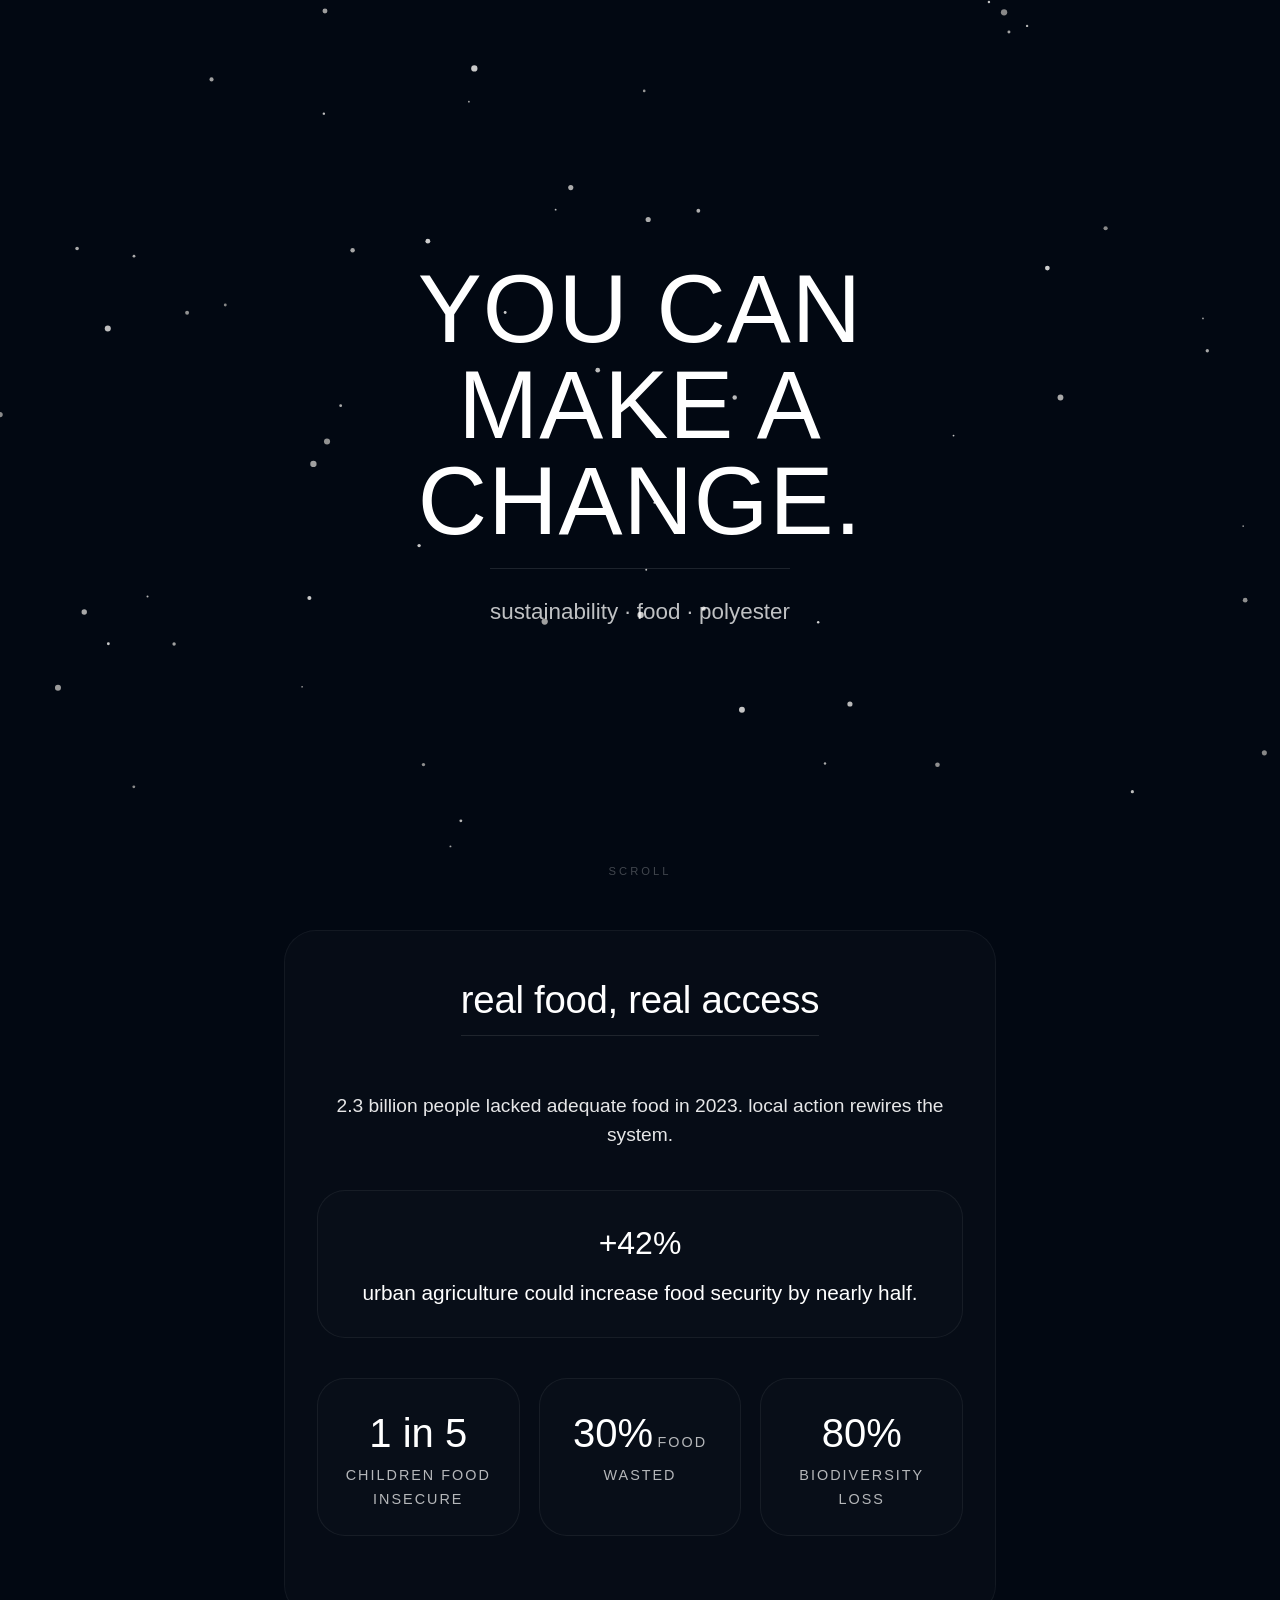
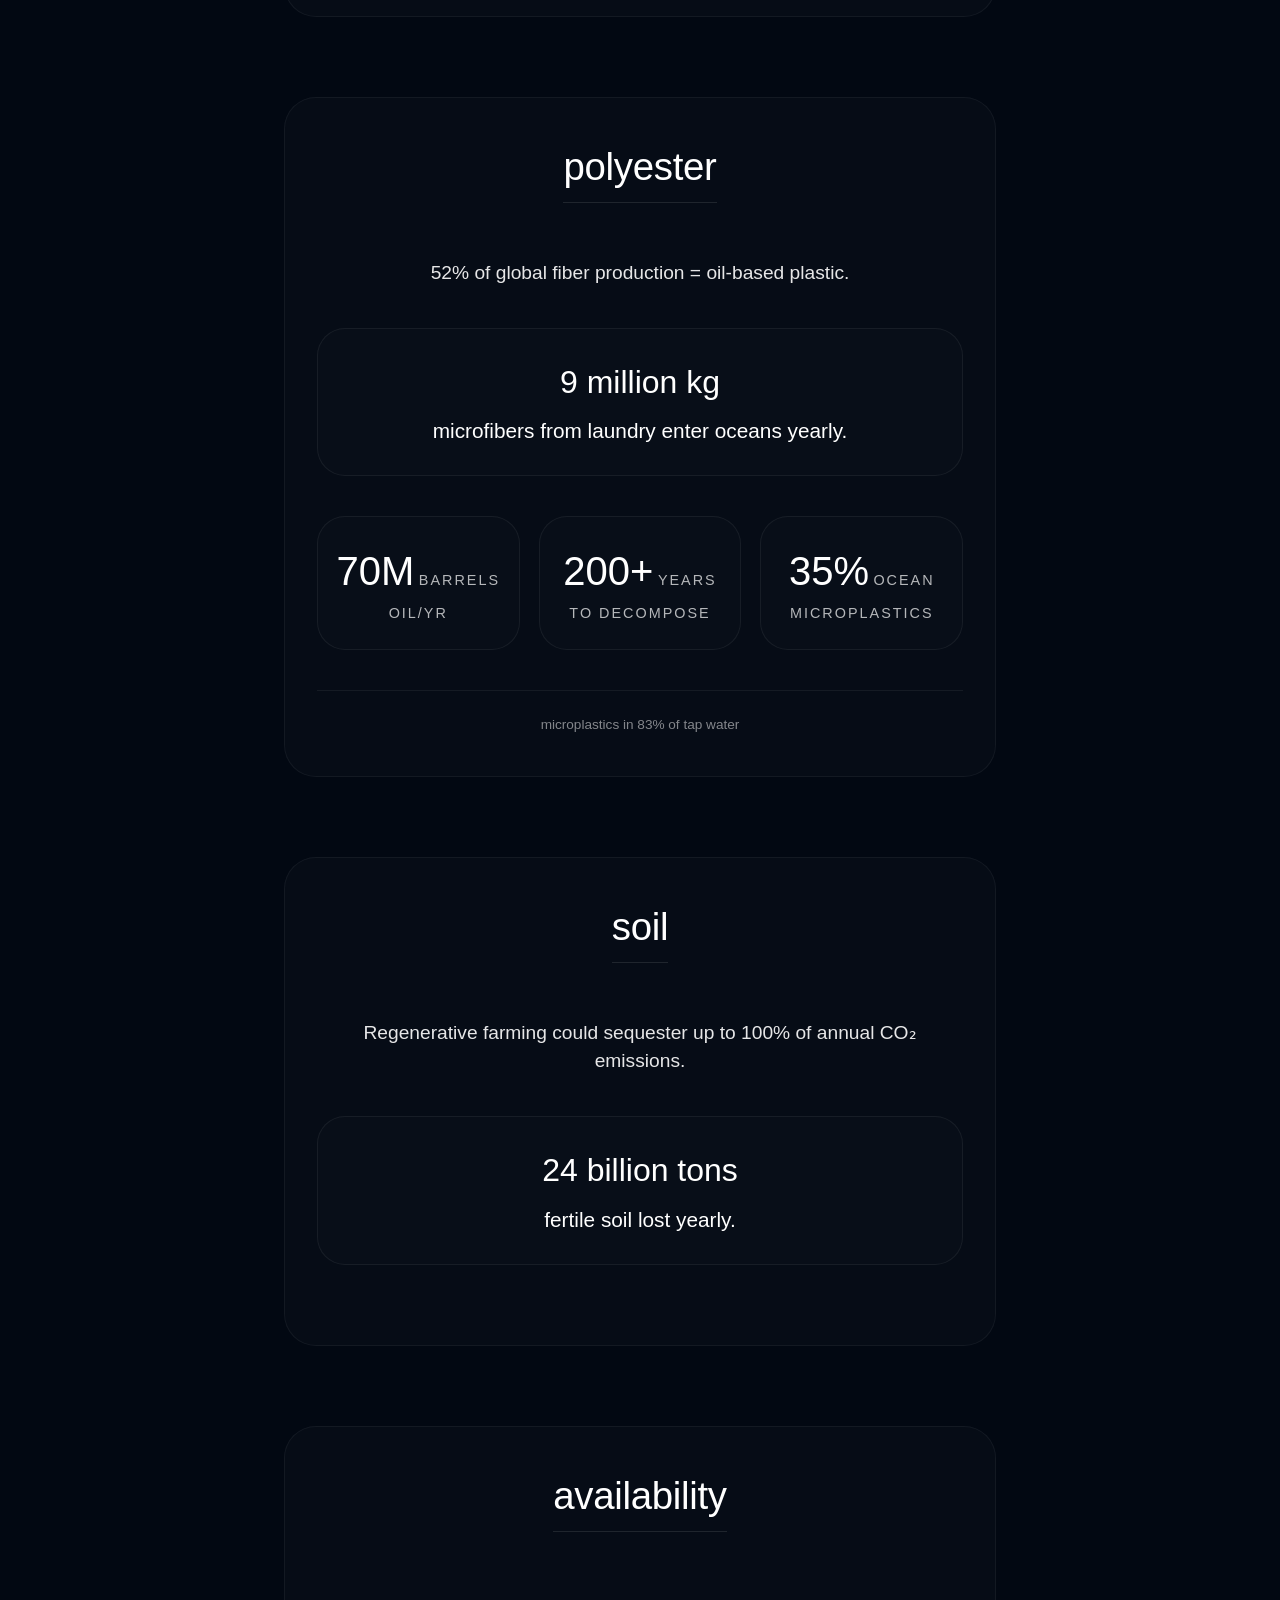
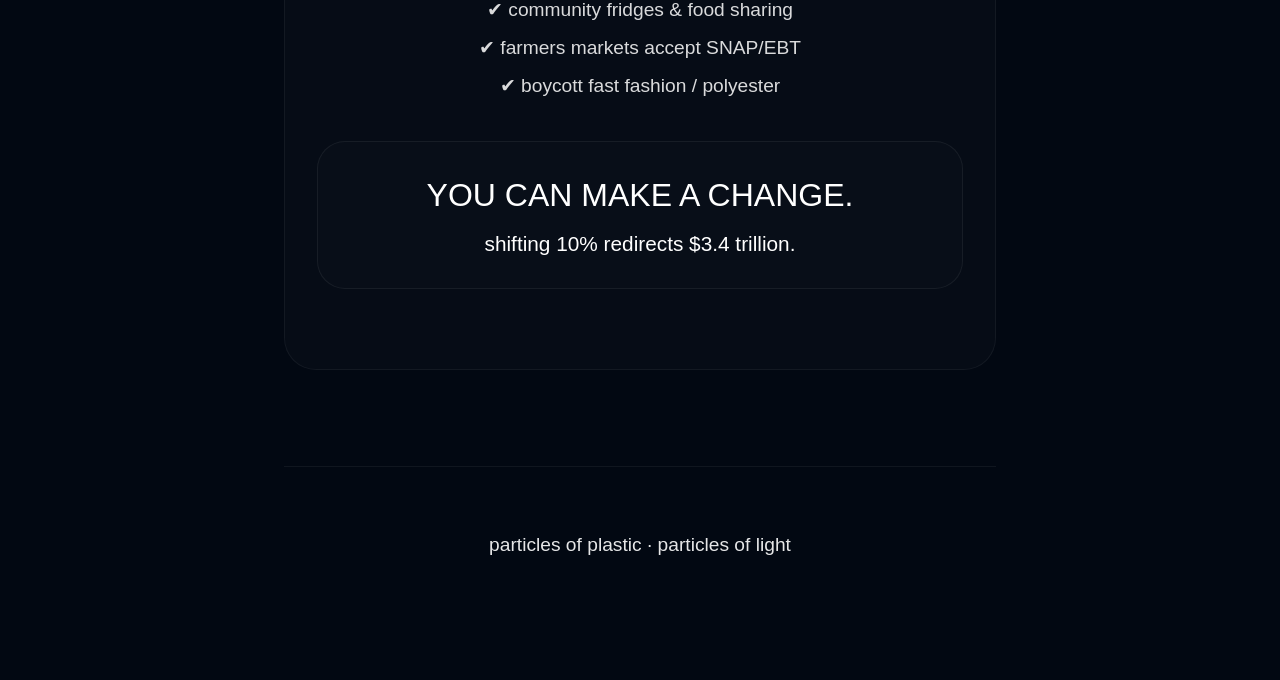
<file: change.html>
<!DOCTYPE html>
<html lang="en">
<head>
    <meta charset="UTF-8">
    <meta name="viewport" content="width=device-width, initial-scale=1.0">
    <title>dark + play · shift</title>
    <style>
        /* ABSOLUTE MINIMAL – DARKER THAN DARK */
        * {
            margin: 0;
            padding: 0;
            box-sizing: border-box;
        }

        html, body {
            background-color: #020812; /* almost black navy – deepest */
            width: 100%;
            min-height: 100%;
        }

        body {
            font-family: 'Inter', 'Helvetica Neue', sans-serif;
            color: #ffffff;
            line-height: 1.5;
            background-color: #020812; /* guarantee */
        }

        /* canvas: solid dark background, grey particles (no glow, no blur) */
        #particle-canvas {
            position: fixed;
            top: 0;
            left: 0;
            width: 100%;
            height: 100%;
            z-index: 0;
            pointer-events: none; /* keeps interaction but mouse events pass through to canvas? we need canvas to get mousemove, but we attach listener to window anyway */
            background-color: #020812; /* the only background */
            display: block;
        }

        /* content: strictly centered, white text only */
        .scroll-container {
            position: relative;
            z-index: 5;
            max-width: 760px;
            margin: 0 auto;
            padding: 2.5rem 1.5rem 6rem 1.5rem;
            text-align: center;
        }

        /* first thing: huge, pure white, NO shadow/glow */
        .hero-block {
            min-height: 90vh;
            display: flex;
            flex-direction: column;
            justify-content: center;
            align-items: center;
        }

        .hero-title {
            font-size: clamp(3rem, 14vw, 6rem);
            font-weight: 450; /* medium-light, still strong */
            letter-spacing: 1px;
            text-transform: uppercase;
            color: #ffffff;
            margin-bottom: 1.2rem;
            line-height: 1;
            /* no text shadow, no glow */
        }

        .hero-sub {
            font-size: 1.4rem;
            font-weight: 300;
            color: #ffffff;
            opacity: 0.75; /* only subtle dim */
            max-width: 600px;
            border-top: 1px solid rgba(255,255,255,0.15);
            padding-top: 1.6rem;
        }

        /* cards: barely there, just a hint of structure */
        .section-card {
            background: rgba(255, 255, 255, 0.02); /* almost invisible */
            border: 1px solid rgba(255, 255, 255, 0.05);
            border-radius: 32px;
            padding: 2.5rem 2rem;
            margin: 5rem 0;
            /* no shadow, no glow, no hover effects */
        }

        h2 {
            font-size: 2.4rem;
            font-weight: 350;
            margin-bottom: 2rem;
            color: #ffffff;
            letter-spacing: -0.3px;
            border-bottom: 1px solid rgba(255,255,255,0.1);
            display: inline-block;
            padding-bottom: 0.4rem;
        }

        .fact-highlight {
            background: rgba(255, 255, 255, 0.01);
            border: 1px solid rgba(255, 255, 255, 0.06);
            padding: 1.8rem 1.8rem;
            border-radius: 28px;
            margin: 2.5rem 0;
            font-size: 1.3rem;
            font-weight: 280;
            color: #ffffff;
        }

        .fact-highlight strong {
            font-weight: 450;
            display: block;
            font-size: 2rem;
            margin-bottom: 0.6rem;
            color: #ffffff;
        }

        .stat-grid {
            display: flex;
            flex-wrap: wrap;
            gap: 1.2rem;
            margin: 2.5rem 0;
            justify-content: center;
        }

        .stat-item {
            background: rgba(255, 255, 255, 0.01);
            border-radius: 28px;
            padding: 1.5rem 1rem;
            flex: 1 1 150px;
            border: 1px solid rgba(255, 255, 255, 0.06);
            color: #ffffff;
        }

        .stat-number {
            font-size: 2.5rem;
            font-weight: 400;
            color: #ffffff;
        }

        .stat-label {
            font-size: 0.9rem;
            text-transform: uppercase;
            letter-spacing: 2px;
            color: rgba(255,255,255,0.7);
        }

        p {
            font-size: 1.2rem;
            font-weight: 270;
            margin: 1.5rem 0;
            color: #ffffff;
            opacity: 0.9;
        }

        .micro-particle-note {
            font-size: 0.85rem;
            color: rgba(255,255,255,0.5);
            text-align: center;
            margin-top: 1.5rem;
            border-top: 1px solid rgba(255,255,255,0.06);
            padding-top: 1.5rem;
        }

        .footer {
            margin-top: 6rem;
            border-top: 1px solid rgba(255,255,255,0.06);
            padding-top: 2.5rem;
            font-size: 0.9rem;
            color: rgba(255,255,255,0.45);
        }

        .scroll-hint {
            position: fixed;
            bottom: 20px;
            left: 50%;
            transform: translateX(-50%);
            color: rgba(255,255,255,0.25);
            font-size: 0.7rem;
            letter-spacing: 3px;
            text-transform: uppercase;
            z-index: 10;
        }

        ul {
            list-style: none;
            font-size: 1.2rem;
            color: #ffffff;
            margin: 2rem 0;
        }
        li {
            margin: 0.6rem 0;
            opacity: 0.85;
        }

        @media (max-width: 600px) {
            .section-card { padding: 2rem 1.2rem; }
            h2 { font-size: 2rem; }
            .hero-title { font-size: 3.8rem; }
        }
    </style>
</head>
<body>

    <canvas id="particle-canvas"></canvas>

    <div class="scroll-container">
        <!-- FIRST THING: only white, no effects -->
        <div class="hero-block">
            <div class="hero-title">YOU CAN MAKE A CHANGE.</div>
            <div class="hero-sub">sustainability · food · polyester</div>
        </div>

        <!-- food section -->
        <div class="section-card">
            <h2>real food, real access</h2>
            <p>2.3 billion people lacked adequate food in 2023. local action rewires the system.</p>
            <div class="fact-highlight">
                <strong>+42%</strong>
                urban agriculture could increase food security by nearly half.
            </div>
            <div class="stat-grid">
                <div class="stat-item"><span class="stat-number">1 in 5</span> <span class="stat-label">children food insecure</span></div>
                <div class="stat-item"><span class="stat-number">30%</span> <span class="stat-label">food wasted</span></div>
                <div class="stat-item"><span class="stat-number">80%</span> <span class="stat-label">biodiversity loss</span></div>
            </div>
        </div>

        <!-- polyester -->
        <div class="section-card">
            <h2>polyester</h2>
            <p>52% of global fiber production = oil-based plastic.</p>
            <div class="fact-highlight">
                <strong>9 million kg</strong>
                microfibers from laundry enter oceans yearly.
            </div>
            <div class="stat-grid">
                <div class="stat-item"><span class="stat-number">70M</span> <span class="stat-label">barrels oil/yr</span></div>
                <div class="stat-item"><span class="stat-number">200+</span> <span class="stat-label">years to decompose</span></div>
                <div class="stat-item"><span class="stat-number">35%</span> <span class="stat-label">ocean microplastics</span></div>
            </div>
            <div class="micro-particle-note">microplastics in 83% of tap water</div>
        </div>

        <!-- soil & systems -->
        <div class="section-card">
            <h2>soil</h2>
            <p>Regenerative farming could sequester up to 100% of annual CO₂ emissions.</p>
            <div class="fact-highlight">
                <strong>24 billion tons</strong>
                fertile soil lost yearly.
            </div>
        </div>

        <!-- availability / action -->
        <div class="section-card">
            <h2>availability</h2>
            <ul>
                <li>✔ community fridges & food sharing</li>
                <li>✔ farmers markets accept SNAP/EBT</li>
                <li>✔ boycott fast fashion / polyester</li>
            </ul>
            <div class="fact-highlight">
                <strong>YOU CAN MAKE A CHANGE.</strong>
                shifting 10% redirects $3.4 trillion.
            </div>
        </div>

        <div class="footer">
            <p>particles of plastic · particles of light</p>
        </div>
    </div>

    <div class="scroll-hint">scroll</div>

    <script>
        (function() {
            const canvas = document.getElementById('particle-canvas');
            const ctx = canvas.getContext('2d');
            let width, height;
            let particles = [];
            const PARTICLE_COUNT = 60; // comfortable amount

            class Particle {
                constructor() {
                    this.x = Math.random() * width;
                    this.y = Math.random() * height;
                    // very slow natural drift
                    this.vx = (Math.random() - 0.5) * 0.04;
                    this.vy = (Math.random() - 0.5) * 0.03;
                    this.radius = Math.random() * 2.4 + 0.8;
                    // only grey – solid, no transparency
                    const g = 130 + Math.random() * 80; // 130–210 grey
                    this.color = `rgb(${g}, ${g}, ${g})`;
                    // base speed storage for reset? not needed
                }
                update() {
                    this.x += this.vx;
                    this.y += this.vy;

                    // wrap around edges
                    if (this.x < 0) this.x = width;
                    if (this.x > width) this.x = 0;
                    if (this.y < 0) this.y = height;
                    if (this.y > height) this.y = 0;
                }
                draw() {
                    ctx.beginPath();
                    ctx.arc(this.x, this.y, this.radius, 0, Math.PI * 2);
                    ctx.fillStyle = this.color;
                    // NO SHADOW, NO GLOW
                    ctx.shadowBlur = 0;
                    ctx.fill();
                }
            }

            function initParticles() {
                particles = [];
                for (let i = 0; i < PARTICLE_COUNT; i++) {
                    particles.push(new Particle());
                }
            }

            function resizeCanvas() {
                width = window.innerWidth;
                height = window.innerHeight;
                canvas.width = width;
                canvas.height = height;
                initParticles();
            }

            function animate() {
                // clear with transparency – background is solid CSS
                ctx.clearRect(0, 0, width, height);
                
                // no lines, no extra stuff – just particles
                for (let p of particles) {
                    p.update();
                    p.draw();
                }
                requestAnimationFrame(animate);
            }

            // INTERACTION: fun subtle mouse repulsion (but keeps dark minimal vibe)
            window.addEventListener('mousemove', (e) => {
                if (!particles.length) return;
                const mouseX = e.clientX;
                const mouseY = e.clientY;
                for (let p of particles) {
                    const dx = p.x - mouseX;
                    const dy = p.y - mouseY;
                    const dist = Math.sqrt(dx*dx + dy*dy);
                    if (dist < 100) {
                        const angle = Math.atan2(dy, dx);
                        const force = (100 - dist) / 280; // gentle push
                        p.vx += Math.cos(angle) * force * 0.6;
                        p.vy += Math.sin(angle) * force * 0.6;
                    }
                }
            });

            // also add tiny bit of friction to avoid endless speed (keep it calm)
            function applyFriction() {
                for (let p of particles) {
                    p.vx *= 0.998;
                    p.vy *= 0.998;
                }
            }

            // integrate friction into animation loop
            function animateWithFriction() {
                ctx.clearRect(0, 0, width, height);
                for (let p of particles) {
                    p.update();
                    p.draw();
                }
                applyFriction();
                requestAnimationFrame(animateWithFriction);
            }

            window.addEventListener('resize', () => {
                resizeCanvas();
            });

            resizeCanvas();
            // use the friction version for smoother calm
            animateWithFriction();
        })();
    </script>
</body>
</html>
</file>
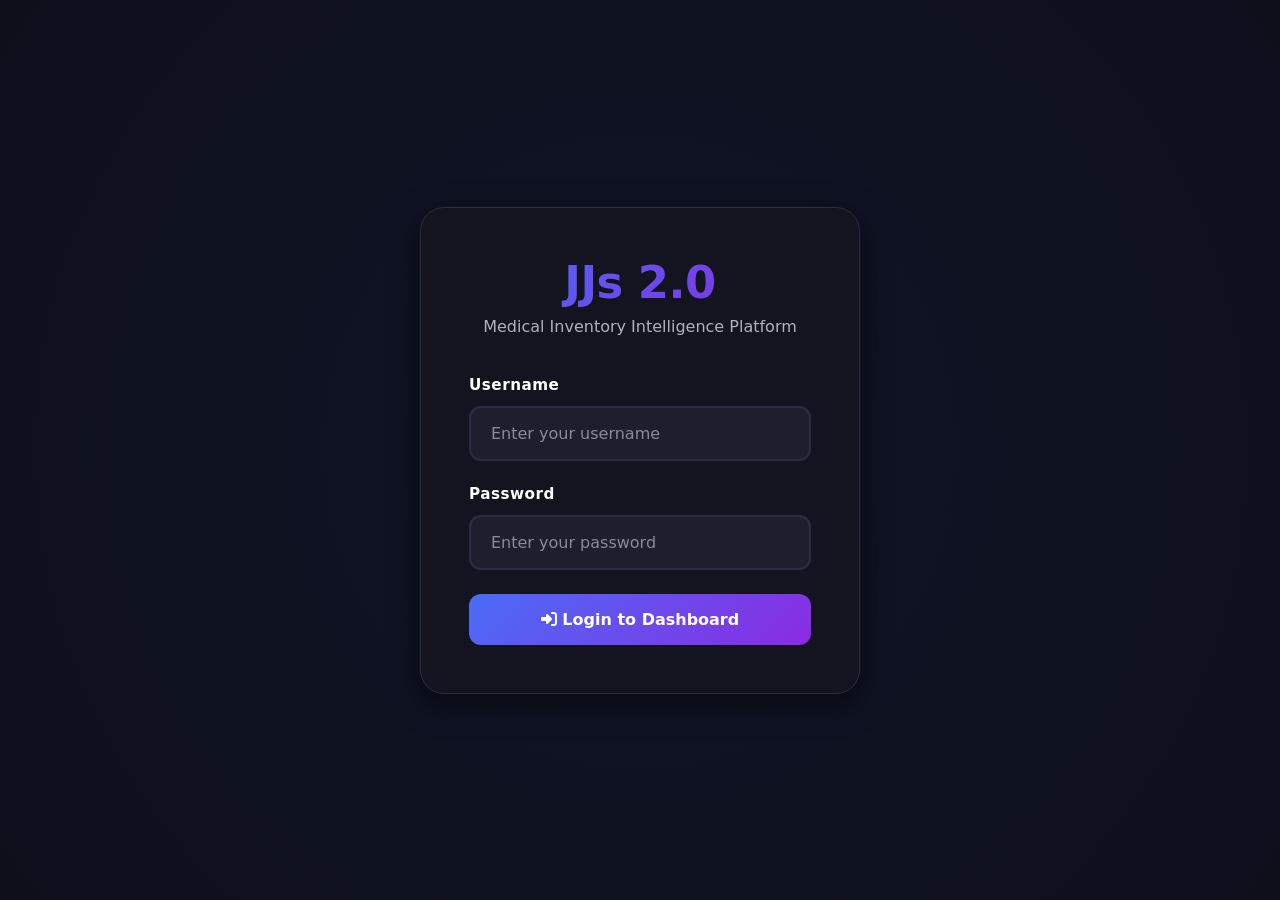
<file: jjs.html>
<!DOCTYPE html>
<html lang="en">
<head>
    <meta charset="UTF-8">
    <meta name="viewport" content="width=device-width, initial-scale=1.0">
    <title>JJs V2.0 - Medical Inventory</title>
    <link rel="stylesheet" href="https://cdnjs.cloudflare.com/ajax/libs/font-awesome/6.4.0/css/all.min.css">
    <style>
        :root {
            --primary-dark: #0a0a0f;
            --secondary-dark: #141420;
            --tertiary-dark: #1e1e2d;
            --card-dark: #252535;
            --accent-blue: #4a6cf7;
            --accent-purple: #8a2be2;
            --accent-gradient: linear-gradient(135deg, var(--accent-blue), var(--accent-purple));
            --accent-glow: 0 0 20px rgba(74, 108, 247, 0.3);
            --text-primary: #ffffff;
            --text-secondary: #b0b0c0;
            --text-muted: #8a8a9c;
            --border-color: #2d2d42;
            --success-color: #2ecc71;
            --warning-color: #f39c12;
            --danger-color: #ff4757;
            --transition: all 0.3s cubic-bezier(0.4, 0, 0.2, 1);
            --radius-sm: 8px;
            --radius-md: 12px;
            --radius-lg: 16px;
            --radius-xl: 24px;
            --shadow-sm: 0 2px 10px rgba(0, 0, 0, 0.3);
            --shadow-md: 0 5px 20px rgba(0, 0, 0, 0.4);
            --shadow-lg: 0 10px 30px rgba(0, 0, 0, 0.5);
        }

        * {
            margin: 0;
            padding: 0;
            box-sizing: border-box;
            font-family: 'Inter', 'Segoe UI', system-ui, sans-serif;
        }

        body {
            background-color: var(--primary-dark);
            color: var(--text-primary);
            min-height: 100vh;
            overflow-x: hidden;
        }

        /* Custom Scrollbar */
        ::-webkit-scrollbar {
            width: 8px;
        }

        ::-webkit-scrollbar-track {
            background: var(--secondary-dark);
        }

        ::-webkit-scrollbar-thumb {
            background: var(--accent-blue);
            border-radius: 4px;
        }

        ::-webkit-scrollbar-thumb:hover {
            background: var(--accent-purple);
        }

        /* Login Page */
        .login-container {
            display: flex;
            justify-content: center;
            align-items: center;
            height: 100vh;
            background: var(--primary-dark);
            position: relative;
            overflow: hidden;
        }

        .login-container::before {
            content: '';
            position: absolute;
            width: 300%;
            height: 300%;
            background: radial-gradient(circle, rgba(74, 108, 247, 0.1) 0%, transparent 70%);
            animation: pulse 8s ease-in-out infinite alternate;
        }

        @keyframes pulse {
            0% { transform: translate(-50%, -50%) scale(1); }
            100% { transform: translate(-50%, -50%) scale(1.2); }
        }

        .login-box {
            background: var(--secondary-dark);
            border-radius: var(--radius-xl);
            padding: 48px;
            width: 100%;
            max-width: 440px;
            box-shadow: var(--shadow-lg);
            border: 1px solid var(--border-color);
            backdrop-filter: blur(10px);
            position: relative;
            z-index: 1;
            transform: translateY(0);
            transition: var(--transition);
        }

        .login-box:hover {
            transform: translateY(-5px);
            box-shadow: 0 20px 40px rgba(0, 0, 0, 0.6), var(--accent-glow);
        }

        .login-logo {
            text-align: center;
            margin-bottom: 40px;
        }

        .login-logo h1 {
            font-size: 2.8rem;
            font-weight: 800;
            background: var(--accent-gradient);
            -webkit-background-clip: text;
            -webkit-text-fill-color: transparent;
            background-clip: text;
            margin-bottom: 8px;
            letter-spacing: -0.5px;
        }

        .login-logo p {
            color: var(--text-secondary);
            font-size: 1rem;
            font-weight: 500;
        }

        .form-group {
            margin-bottom: 24px;
            position: relative;
        }

        .form-group label {
            display: block;
            margin-bottom: 12px;
            color: var(--text-primary);
            font-weight: 600;
            font-size: 0.95rem;
            letter-spacing: 0.5px;
        }

        .form-group input {
            width: 100%;
            padding: 16px 20px;
            background: var(--tertiary-dark);
            border: 2px solid var(--border-color);
            border-radius: var(--radius-md);
            font-size: 1rem;
            color: var(--text-primary);
            transition: var(--transition);
        }

        .form-group input:focus {
            border-color: var(--accent-blue);
            box-shadow: 0 0 0 3px rgba(74, 108, 247, 0.2);
            outline: none;
        }

        .form-group input::placeholder {
            color: var(--text-muted);
        }

        .login-btn {
            width: 100%;
            padding: 16px;
            background: var(--accent-gradient);
            color: white;
            border: none;
            border-radius: var(--radius-md);
            font-size: 1rem;
            font-weight: 600;
            cursor: pointer;
            transition: var(--transition);
            position: relative;
            overflow: hidden;
        }

        .login-btn::before {
            content: '';
            position: absolute;
            top: 0;
            left: -100%;
            width: 100%;
            height: 100%;
            background: linear-gradient(90deg, transparent, rgba(255, 255, 255, 0.2), transparent);
            transition: 0.5s;
        }

        .login-btn:hover::before {
            left: 100%;
        }

        .login-btn:hover {
            transform: translateY(-2px);
            box-shadow: var(--accent-glow);
        }

        /* Main Application */
        .app-container {
            display: none;
            min-height: 100vh;
        }

        /* Header */
        .header {
            background: var(--secondary-dark);
            padding: 0 30px;
            display: flex;
            justify-content: space-between;
            align-items: center;
            height: 70px;
            border-bottom: 1px solid var(--border-color);
            position: sticky;
            top: 0;
            z-index: 100;
            backdrop-filter: blur(10px);
        }

        .logo {
            display: flex;
            align-items: center;
            gap: 12px;
        }

        .logo-icon {
            width: 40px;
            height: 40px;
            background: var(--accent-gradient);
            border-radius: var(--radius-md);
            display: flex;
            align-items: center;
            justify-content: center;
            font-size: 1.2rem;
        }

        .logo h1 {
            font-size: 1.6rem;
            font-weight: 700;
            background: var(--accent-gradient);
            -webkit-background-clip: text;
            -webkit-text-fill-color: transparent;
            background-clip: text;
        }

        .logo span {
            color: var(--accent-purple);
        }

        .user-info {
            display: flex;
            align-items: center;
            gap: 16px;
        }

        .user-avatar {
            width: 44px;
            height: 44px;
            border-radius: 50%;
            background: var(--accent-gradient);
            display: flex;
            align-items: center;
            justify-content: center;
            font-weight: 600;
            font-size: 1.1rem;
        }

        .user-details h4 {
            font-size: 0.95rem;
            font-weight: 600;
        }

        .user-details p {
            color: var(--text-secondary);
            font-size: 0.85rem;
        }

        .mobile-menu-btn {
            display: none;
            background: none;
            border: none;
            color: var(--text-primary);
            font-size: 1.5rem;
            cursor: pointer;
            padding: 8px;
            border-radius: var(--radius-sm);
            transition: var(--transition);
        }

        .mobile-menu-btn:hover {
            background: var(--tertiary-dark);
        }

        /* Navigation */
        .nav-container {
            display: flex;
            min-height: calc(100vh - 70px);
        }

        .sidebar {
            width: 280px;
            background: var(--secondary-dark);
            padding: 30px 0;
            border-right: 1px solid var(--border-color);
            transition: var(--transition);
        }

        .nav-links {
            list-style: none;
        }

        .nav-links li {
            padding: 0 24px;
            margin-bottom: 8px;
        }

        .nav-links a {
            color: var(--text-secondary);
            text-decoration: none;
            display: flex;
            align-items: center;
            font-size: 0.95rem;
            font-weight: 500;
            padding: 16px 20px;
            border-radius: var(--radius-md);
            transition: var(--transition);
            gap: 16px;
        }

        .nav-links i {
            font-size: 1.2rem;
            width: 24px;
            text-align: center;
        }

        .nav-links li:hover a {
            background: var(--tertiary-dark);
            color: var(--text-primary);
            transform: translateX(4px);
        }

        .nav-links li.active a {
            background: var(--accent-gradient);
            color: white;
            box-shadow: var(--accent-glow);
        }

        .nav-links li.active i {
            transform: scale(1.1);
        }

        /* Main Content */
        .main-content {
            flex: 1;
            padding: 30px;
            background: var(--primary-dark);
            overflow-y: auto;
        }

        .page {
            display: none;
            animation: fadeIn 0.4s ease;
        }

        @keyframes fadeIn {
            from { opacity: 0; transform: translateY(20px); }
            to { opacity: 1; transform: translateY(0); }
        }

        .page.active {
            display: block;
        }

        .page-header {
            margin-bottom: 40px;
        }

        .page-header h2 {
            font-size: 2.2rem;
            font-weight: 700;
            margin-bottom: 12px;
            background: var(--accent-gradient);
            -webkit-background-clip: text;
            -webkit-text-fill-color: transparent;
            background-clip: text;
        }

        .page-header p {
            color: var(--text-secondary);
            font-size: 1.05rem;
            max-width: 600px;
            line-height: 1.6;
        }

        /* Dashboard Cards */
        .dashboard-cards {
            display: grid;
            grid-template-columns: repeat(auto-fill, minmax(280px, 1fr));
            gap: 24px;
            margin-bottom: 40px;
        }

        .card {
            background: var(--card-dark);
            border-radius: var(--radius-lg);
            padding: 28px;
            border: 1px solid var(--border-color);
            transition: var(--transition);
            position: relative;
            overflow: hidden;
        }

        .card::before {
            content: '';
            position: absolute;
            top: 0;
            left: 0;
            width: 100%;
            height: 4px;
            background: var(--accent-gradient);
        }

        .card:hover {
            transform: translateY(-8px);
            box-shadow: var(--shadow-lg);
            border-color: var(--accent-blue);
        }

        .card-icon {
            width: 56px;
            height: 56px;
            border-radius: var(--radius-md);
            display: flex;
            align-items: center;
            justify-content: center;
            margin-bottom: 20px;
            font-size: 1.6rem;
            color: white;
            background: var(--accent-gradient);
            box-shadow: var(--accent-glow);
        }

        .card h3 {
            font-size: 2.2rem;
            font-weight: 700;
            margin-bottom: 8px;
            color: var(--text-primary);
        }

        .card p {
            color: var(--text-secondary);
            font-size: 0.95rem;
            font-weight: 500;
        }

        .card-trend {
            display: flex;
            align-items: center;
            gap: 8px;
            margin-top: 12px;
            font-size: 0.9rem;
        }

        .card-trend.up {
            color: var(--success-color);
        }

        .card-trend.down {
            color: var(--danger-color);
        }

        /* Tables */
        .table-container {
            background: var(--card-dark);
            border-radius: var(--radius-lg);
            overflow: hidden;
            box-shadow: var(--shadow-md);
            border: 1px solid var(--border-color);
            overflow-x: auto;
        }

        table {
            width: 100%;
            border-collapse: collapse;
            min-width: 800px;
        }

        th {
            background: var(--tertiary-dark);
            padding: 20px 24px;
            text-align: left;
            font-weight: 600;
            font-size: 0.9rem;
            text-transform: uppercase;
            letter-spacing: 0.5px;
            color: var(--text-secondary);
            border-bottom: 1px solid var(--border-color);
        }

        td {
            padding: 20px 24px;
            border-bottom: 1px solid var(--border-color);
            color: var(--text-primary);
            font-weight: 500;
        }

        tr:last-child td {
            border-bottom: none;
        }

        tr:hover td {
            background: rgba(74, 108, 247, 0.05);
        }

        .status {
            padding: 8px 16px;
            border-radius: 20px;
            font-size: 0.85rem;
            font-weight: 600;
            display: inline-flex;
            align-items: center;
            gap: 6px;
        }

        .status::before {
            content: '';
            width: 8px;
            height: 8px;
            border-radius: 50%;
        }

        .status.expired {
            background: rgba(255, 71, 87, 0.1);
            color: var(--danger-color);
        }

        .status.expired::before {
            background: var(--danger-color);
        }

        .status.warning {
            background: rgba(243, 156, 18, 0.1);
            color: var(--warning-color);
        }

        .status.warning::before {
            background: var(--warning-color);
        }

        .status.ok {
            background: rgba(46, 204, 113, 0.1);
            color: var(--success-color);
        }

        .status.ok::before {
            background: var(--success-color);
        }

        /* NFC Scanner */
        .scanner-container {
            display: flex;
            flex-direction: column;
            align-items: center;
            justify-content: center;
            padding: 60px 40px;
            background: var(--card-dark);
            border-radius: var(--radius-xl);
            box-shadow: var(--shadow-lg);
            border: 2px dashed var(--border-color);
            text-align: center;
            position: relative;
            min-height: 500px;
            overflow: hidden;
        }

        .scanner-animation {
            width: 200px;
            height: 200px;
            border-radius: 50%;
            background: var(--accent-gradient);
            display: flex;
            align-items: center;
            justify-content: center;
            margin-bottom: 32px;
            animation: scannerPulse 2s ease-in-out infinite;
            position: relative;
        }

        @keyframes scannerPulse {
            0% { 
                box-shadow: 0 0 0 0 rgba(74, 108, 247, 0.4),
                          0 0 0 0 rgba(138, 43, 226, 0.4);
            }
            70% { 
                box-shadow: 0 0 0 30px rgba(74, 108, 247, 0),
                          0 0 0 60px rgba(138, 43, 226, 0);
            }
            100% { 
                box-shadow: 0 0 0 0 rgba(74, 108, 247, 0),
                          0 0 0 0 rgba(138, 43, 226, 0);
            }
        }

        .scanner-animation i {
            font-size: 4rem;
            color: white;
            z-index: 2;
        }

        .scanner-status {
            font-size: 1.8rem;
            font-weight: 700;
            margin-bottom: 16px;
            background: var(--accent-gradient);
            -webkit-background-clip: text;
            -webkit-text-fill-color: transparent;
            background-clip: text;
        }

        .scanner-message {
            color: var(--text-secondary);
            font-size: 1.1rem;
            margin-bottom: 32px;
            max-width: 500px;
            line-height: 1.6;
        }

        .scanner-progress {
            width: 100%;
            max-width: 400px;
            height: 6px;
            background: var(--tertiary-dark);
            border-radius: 3px;
            margin: 32px 0;
            overflow: hidden;
            position: relative;
        }

        .scanner-progress-bar {
            height: 100%;
            background: var(--accent-gradient);
            width: 0%;
            transition: width 0.3s ease;
        }

        .scanner-btn {
            padding: 16px 40px;
            background: var(--accent-gradient);
            color: white;
            border: none;
            border-radius: var(--radius-md);
            font-size: 1rem;
            font-weight: 600;
            cursor: pointer;
            transition: var(--transition);
            display: flex;
            align-items: center;
            gap: 12px;
            position: relative;
            overflow: hidden;
        }

        .scanner-btn:hover {
            transform: translateY(-2px);
            box-shadow: var(--accent-glow);
        }

        .scanner-btn:disabled {
            opacity: 0.6;
            cursor: not-allowed;
            transform: none;
        }

        .scanner-btn.scanning {
            background: var(--danger-color);
            animation: scanningBtn 1s ease-in-out infinite alternate;
        }

        @keyframes scanningBtn {
            0% { opacity: 0.8; }
            100% { opacity: 1; }
        }

        .scanner-feedback {
            display: flex;
            align-items: center;
            gap: 16px;
            margin-top: 24px;
            color: var(--text-secondary);
            font-size: 0.9rem;
        }

        .scanner-feedback i {
            color: var(--accent-blue);
        }

        /* Modal */
        .modal {
            display: none;
            position: fixed;
            top: 0;
            left: 0;
            width: 100%;
            height: 100%;
            background: rgba(10, 10, 15, 0.9);
            backdrop-filter: blur(10px);
            z-index: 1000;
            justify-content: center;
            align-items: center;
            padding: 20px;
            animation: modalFade 0.3s ease;
        }

        @keyframes modalFade {
            from { opacity: 0; }
            to { opacity: 1; }
        }

        .modal.active {
            display: flex;
        }

        .modal-content {
            background: var(--card-dark);
            border-radius: var(--radius-xl);
            width: 100%;
            max-width: 500px;
            padding: 40px;
            box-shadow: var(--shadow-lg);
            border: 1px solid var(--border-color);
            transform: scale(0.9);
            animation: modalScale 0.3s ease forwards;
        }

        @keyframes modalScale {
            to { transform: scale(1); }
        }

        .modal-header {
            display: flex;
            justify-content: space-between;
            align-items: center;
            margin-bottom: 32px;
        }

        .modal-header h3 {
            font-size: 1.8rem;
            font-weight: 700;
            background: var(--accent-gradient);
            -webkit-background-clip: text;
            -webkit-text-fill-color: transparent;
            background-clip: text;
        }

        .close-modal {
            background: none;
            border: none;
            font-size: 1.8rem;
            cursor: pointer;
            color: var(--text-secondary);
            transition: var(--transition);
            padding: 8px;
            border-radius: var(--radius-sm);
        }

        .close-modal:hover {
            color: var(--danger-color);
            background: rgba(255, 71, 87, 0.1);
        }

        /* AI Chat */
        .chat-container {
            display: flex;
            flex-direction: column;
            height: 600px;
            background: var(--card-dark);
            border-radius: var(--radius-xl);
            box-shadow: var(--shadow-lg);
            border: 1px solid var(--border-color);
            overflow: hidden;
        }

        .chat-header {
            padding: 24px 32px;
            background: var(--tertiary-dark);
            border-bottom: 1px solid var(--border-color);
        }

        .chat-header h3 {
            display: flex;
            align-items: center;
            gap: 12px;
            font-size: 1.4rem;
            font-weight: 600;
        }

        .chat-header i {
            color: var(--accent-blue);
            font-size: 1.6rem;
        }

        .chat-messages {
            flex: 1;
            padding: 24px;
            overflow-y: auto;
            display: flex;
            flex-direction: column;
            gap: 16px;
        }

        .message {
            max-width: 70%;
            padding: 16px 20px;
            border-radius: var(--radius-md);
            line-height: 1.6;
            position: relative;
            animation: messageSlide 0.3s ease;
        }

        @keyframes messageSlide {
            from { opacity: 0; transform: translateY(10px); }
            to { opacity: 1; transform: translateY(0); }
        }

        .message.bot {
            align-self: flex-start;
            background: var(--tertiary-dark);
            border-top-left-radius: 4px;
        }

        .message.user {
            align-self: flex-end;
            background: var(--accent-gradient);
            color: white;
            border-top-right-radius: 4px;
        }

        .chat-input {
            display: flex;
            padding: 20px 24px;
            border-top: 1px solid var(--border-color);
            gap: 12px;
        }

        .chat-input input {
            flex: 1;
            padding: 16px 20px;
            background: var(--tertiary-dark);
            border: 2px solid var(--border-color);
            border-radius: var(--radius-md);
            color: var(--text-primary);
            font-size: 1rem;
            transition: var(--transition);
        }

        .chat-input input:focus {
            border-color: var(--accent-blue);
            outline: none;
            box-shadow: 0 0 0 3px rgba(74, 108, 247, 0.2);
        }

        .chat-input button {
            padding: 16px 24px;
            background: var(--accent-gradient);
            color: white;
            border: none;
            border-radius: var(--radius-md);
            cursor: pointer;
            transition: var(--transition);
            font-weight: 600;
        }

        .chat-input button:hover {
            transform: translateY(-2px);
            box-shadow: var(--accent-glow);
        }

        /* Empty State */
        .empty-state {
            text-align: center;
            padding: 60px 20px;
            color: var(--text-secondary);
        }

        .empty-state i {
            font-size: 4rem;
            margin-bottom: 24px;
            opacity: 0.5;
        }

        .empty-state h3 {
            font-size: 1.6rem;
            margin-bottom: 12px;
            color: var(--text-primary);
        }

        .empty-state p {
            max-width: 400px;
            margin: 0 auto;
            line-height: 1.6;
        }

        /* Action Buttons */
        .action-btn {
            padding: 10px 20px;
            background: var(--tertiary-dark);
            border: 1px solid var(--border-color);
            border-radius: var(--radius-md);
            color: var(--text-primary);
            font-weight: 500;
            cursor: pointer;
            transition: var(--transition);
            display: inline-flex;
            align-items: center;
            gap: 8px;
        }

        .action-btn:hover {
            background: var(--accent-gradient);
            border-color: transparent;
            transform: translateY(-2px);
        }

        /* Responsive Design */
        @media (max-width: 1200px) {
            .sidebar {
                width: 240px;
            }
        }

        @media (max-width: 992px) {
            .sidebar {
                position: fixed;
                top: 70px;
                left: 0;
                height: calc(100vh - 70px);
                transform: translateX(-100%);
                z-index: 99;
                width: 280px;
            }
            
            .sidebar.active {
                transform: translateX(0);
            }
            
            .mobile-menu-btn {
                display: block;
            }
            
            .dashboard-cards {
                grid-template-columns: repeat(auto-fill, minmax(250px, 1fr));
            }
        }

        @media (max-width: 768px) {
            .main-content {
                padding: 20px;
            }
            
            .page-header h2 {
                font-size: 1.8rem;
            }
            
            .login-box {
                padding: 32px 24px;
            }
            
            .scanner-container {
                padding: 40px 20px;
                min-height: 400px;
            }
            
            .scanner-animation {
                width: 150px;
                height: 150px;
            }
            
            .chat-container {
                height: 500px;
            }
        }

        @media (max-width: 576px) {
            .header {
                padding: 0 20px;
            }
            
            .logo h1 {
                font-size: 1.4rem;
            }
            
            .dashboard-cards {
                grid-template-columns: 1fr;
            }
            
            .card {
                padding: 24px;
            }
            
            .modal-content {
                padding: 24px;
            }
        }

        /* Loading Animation */
        .loader {
            display: inline-block;
            width: 20px;
            height: 20px;
            border: 3px solid rgba(255, 255, 255, 0.3);
            border-radius: 50%;
            border-top-color: var(--accent-blue);
            animation: spin 1s ease-in-out infinite;
        }

        @keyframes spin {
            to { transform: rotate(360deg); }
        }

        /* Badges */
        .badge {
            padding: 4px 12px;
            border-radius: 12px;
            font-size: 0.75rem;
            font-weight: 600;
            display: inline-flex;
            align-items: center;
            gap: 4px;
        }

        .badge.success {
            background: rgba(46, 204, 113, 0.1);
            color: var(--success-color);
        }

        .badge.warning {
            background: rgba(243, 156, 18, 0.1);
            color: var(--warning-color);
        }

        .badge.danger {
            background: rgba(255, 71, 87, 0.1);
            color: var(--danger-color);
        }

        /* Tooltip */
        [data-tooltip] {
            position: relative;
        }

        [data-tooltip]:hover::after {
            content: attr(data-tooltip);
            position: absolute;
            bottom: 100%;
            left: 50%;
            transform: translateX(-50%);
            background: var(--tertiary-dark);
            color: var(--text-primary);
            padding: 8px 12px;
            border-radius: var(--radius-sm);
            font-size: 0.85rem;
            white-space: nowrap;
            z-index: 1000;
            border: 1px solid var(--border-color);
        }
    </style>
</head>
<body>
    <!-- Login Page -->
    <div id="login-page" class="login-container">
        <div class="login-box">
            <div class="login-logo">
                <h1>JJs 2.0</h1>
                <p>Medical Inventory Intelligence Platform</p>
            </div>
            <form id="login-form">
                <div class="form-group">
                    <label for="username">Username</label>
                    <input type="text" id="username" placeholder="Enter your username" required>
                </div>
                <div class="form-group">
                    <label for="password">Password</label>
                    <input type="password" id="password" placeholder="Enter your password" required>
                </div>
                <button type="submit" class="login-btn">
                    <i class="fas fa-sign-in-alt"></i> Login to Dashboard
                </button>
            </form>
        </div>
    </div>

    <!-- Main Application -->
    <div id="app" class="app-container">
        <!-- Header -->
        <div class="header">
            <div class="logo">
                <div class="logo-icon">
                    <i class="fas fa-capsules"></i>
                </div>
                <h1>JJs <span>V2.0</span></h1>
            </div>
            <button class="mobile-menu-btn" id="mobile-menu-toggle">
                <i class="fas fa-bars"></i>
            </button>
            <div class="user-info">
                <div class="user-avatar" id="user-avatar">D</div>
                <div class="user-details">
                    <h4>DEMO USER</h4>
                    <p>Medical Administrator</p>
                </div>
            </div>
        </div>

        <!-- Navigation and Content -->
        <div class="nav-container">
            <!-- Sidebar Navigation -->
            <div class="sidebar" id="sidebar">
                <ul class="nav-links">
                    <li class="active" data-page="home">
                        <a href="#">
                            <i class="fas fa-home"></i> <span>Dashboard</span>
                        </a>
                    </li>
                    <li data-page="locker">
                        <a href="#">
                            <i class="fas fa-cube"></i> <span>Inventory</span>
                            <span class="badge success" style="margin-left: auto;" id="inventory-badge">12</span>
                        </a>
                    </li>
                    <li data-page="logs">
                        <a href="#">
                            <i class="fas fa-history"></i> <span>Activity Logs</span>
                            <span class="badge warning" style="margin-left: auto;" id="logs-badge">10</span>
                        </a>
                    </li>
                    <li data-page="expired">
                        <a href="#">
                            <i class="fas fa-exclamation-triangle"></i> <span>Alerts</span>
                            <span class="badge danger" style="margin-left: auto;" id="alerts-badge">3</span>
                        </a>
                    </li>
                    <li data-page="scanner">
                        <a href="#">
                            <i class="fas fa-qrcode"></i> <span>NFC Scanner</span>
                        </a>
                    </li>
                    <li data-page="ai-chat">
                        <a href="#">
                            <i class="fas fa-robot"></i> <span>AI Assistant</span>
                        </a>
                    </li>
                    <li id="logout-btn">
                        <a href="#">
                            <i class="fas fa-sign-out-alt"></i> <span>Logout</span>
                        </a>
                    </li>
                </ul>
            </div>

            <!-- Main Content Area -->
            <div class="main-content">
                <!-- Home Page -->
                <div id="home" class="page active">s     
                    <div class="page-header">
                        <h2>Dashboard Overview</h2>
                        <p>Welcome back! Here's what's happening with your medical inventory today.</p>
                    </div>
                    <div class="dashboard-cards">
                        <div class="card">
                            <div class="card-icon">
                                <i class="fas fa-capsules"></i>
                            </div>
                            <h3 id="total-items">12</h3>
                            <p>Total Inventory Items</p>
                            <div class="card-trend up">
                                <i class="fas fa-arrow-up"></i> 2 added this week
                            </div>
                        </div>
                        <div class="card">
                            <div class="card-icon">
                                <i class="fas fa-clock"></i>
                            </div>
                            <h3 id="expiring-items">3</h3>
                            <p>Expiring Soon</p>
                            <div class="card-trend warning">
                                <i class="fas fa-exclamation-circle"></i> Requires attention
                            </div>
                        </div>
                        <div class="card">
                            <div class="card-icon">
                                <i class="fas fa-clipboard-list"></i>
                            </div>
                            <h3 id="recent-activities">10</h3>
                            <p>Recent Activities</p>
                            <div class="card-trend up">
                                <i class="fas fa-arrow-up"></i> 4 today
                            </div>
                        </div>
                        <div class="card">
                            <div class="card-icon">
                                <i class="fas fa-check-circle"></i>
                            </div>
                            <h3>92%</h3>
                            <p>Inventory Accuracy</p>
                            <div class="card-trend up">
                                <i class="fas fa-arrow-up"></i> 2% increase
                            </div>
                        </div>
                    </div>
                    <div class="page-header">
                        <h2>Recent Activity</h2>
                        <p>Latest actions and updates in your inventory system</p>
                    </div>
                    <div class="table-container">
                        <table id="recent-activity-table">
                            <thead>
                                <tr>
                                    <th>Item</th>
                                    <th>Action</th>
                                    <th>User</th>
                                    <th>Date & Time</th>
                                    <th>Status</th>
                                </tr>
                            </thead>
                            <tbody>
                                <!-- Will be populated dynamically -->
                            </tbody>
                        </table>
                        <div class="empty-state" id="recent-activity-empty">
                            <i class="fas fa-clipboard-list"></i>
                            <h3>No Recent Activity</h3>
                            <p>Activity will appear here as you use the system</p>
                        </div>
                    </div>
                </div>

                <!-- Inventory Page -->
                <div id="locker" class="page">
                    <div class="page-header">
                        <h2>Inventory Management</h2>
                        <p>All medical supplies currently in stock and their status</p>
                    </div>
                    <div class="table-container">
                        <table id="locker-table">
                            <thead>
                                <tr>
                                    <th>Item ID</th>
                                    <th>Name</th>
                                    <th>Category</th>
                                    <th>Quantity</th>
                                    <th>Expiry Date</th>
                                    <th>Status</th>
                                    <th>Actions</th>
                                </tr>
                            </thead>
                            <tbody>
                                <!-- Will be populated dynamically -->
                            </tbody>
                        </table>
                        <div class="empty-state" id="locker-empty">
                            <i class="fas fa-cube"></i>
                            <h3>No Items in Inventory</h3>
                            <p>Add items to your inventory to get started</p>
                        </div>
                    </div>
                </div>

                <!-- Logs Page -->
                <div id="logs" class="page">
                    <div class="page-header">
                        <h2>System Logs</h2>
                        <p>Complete history of all inventory activities and system events</p>
                    </div>
                    <div class="table-container">
                        <table id="logs-table">
                            <thead>
                                <tr>
                                    <th>Timestamp</th>
                                    <th>User</th>
                                    <th>Action</th>
                                    <th>Item</th>
                                    <th>Details</th>
                                    <th>Status</th>
                                </tr>
                            </thead>
                            <tbody>
                                <!-- Will be populated dynamically -->
                            </tbody>
                        </table>
                        <div class="empty-state" id="logs-empty">
                            <i class="fas fa-history"></i>
                            <h3>No Logs Available</h3>
                            <p>Logs will appear here as you use the system</p>
                        </div>
                    </div>
                </div>

                <!-- Alerts Page -->
                <div id="expired" class="page">
                    <div class="page-header">
                        <h2>System Alerts</h2>
                        <p>Items requiring immediate attention and critical notifications</p>
                    </div>
                    <div class="table-container">
                        <table id="warnings-table">
                            <thead>
                                <tr>
                                    <th>Priority</th>
                                    <th>Item ID</th>
                                    <th>Name</th>
                                    <th>Quantity</th>
                                    <th>Expiry Date</th>
                                    <th>Status</th>
                                    <th>Action Required</th>
                                </tr>
                            </thead>
                            <tbody>
                                <!-- Will be populated dynamically -->
                            </tbody>
                        </table>
                        <div class="empty-state" id="warnings-empty">
                            <i class="fas fa-check-circle"></i>
                            <h3>No Active Alerts</h3>
                            <p>All items are properly stocked and within expiry dates</p>
                        </div>
                    </div>
                </div>

                <!-- NFC Scanner Page -->
                <div id="scanner" class="page">
                    <div class="page-header">
                        <h2>NFC Scanner</h2>
                        <p>Scan medicine NFC tags to check out items in real-time</p>
                    </div>
                    <div class="scanner-container">
                        <div class="scanner-animation">
                            <i class="fas fa-qrcode"></i>
                        </div>
                        <h3 class="scanner-status" id="scanner-status">Ready to Scan</h3>
                        <p class="scanner-message" id="scanner-message">
                            Place the medicine NFC tag near your device to automatically identify and check out items
                        </p>
                        
                        <div class="scanner-progress" id="scanner-progress" style="display: none;">
                            <div class="scanner-progress-bar" id="scanner-progress-bar"></div>
                        </div>
                        
                        <div class="scanner-feedback" id="scanner-feedback">
                            <i class="fas fa-info-circle"></i>
                            <span>Scanner will automatically detect compatible NFC tags</span>
                        </div>
                        
                        <button class="scanner-btn" id="start-scan">
                            <i class="fas fa-play"></i> Start Scanning
                        </button>
                        
                        <div class="scanner-feedback" style="margin-top: 32px;">
                            <i class="fas fa-microchip"></i>
                            <span>Last scan: <span id="last-scan-time">Never</span></span>
                            <span style="margin-left: 16px;">
                                <i class="fas fa-database"></i>
                                <span>Scans today: <span id="scans-today">0</span></span>
                            </span>
                        </div>
                    </div>
                    
                    <!-- Demo Items -->
                    <div style="margin-top: 40px;">
                        <div class="page-header">
                            <h3>Demo NFC Tags</h3>
                            <p>Simulate scanning these demo medications for testing</p>
                        </div>
                        <div style="display: flex; gap: 16px; flex-wrap: wrap;">
                            <button class="action-btn demo-scan" data-med="Aspirin 100mg">
                                <i class="fas fa-capsule"></i> Aspirin 100mg
                            </button>
                            <button class="action-btn demo-scan" data-med="Amoxicillin 500mg">
                                <i class="fas fa-prescription-bottle"></i> Amoxicillin 500mg
                            </button>
                            <button class="action-btn demo-scan" data-med="Insulin Glargine">
                                <i class="fas fa-syringe"></i> Insulin Glargine
                            </button>
                            <button class="action-btn demo-scan" data-med="Unknown Medication">
                                <i class="fas fa-question-circle"></i> Unknown Medication
                            </button>
                        </div>
                    </div>
                </div>

                <!-- AI Chat Page -->
                <div id="ai-chat" class="page">
                    <div class="page-header">
                        <h2>AI Assistant</h2>
                        <p>Get intelligent help with inventory management and medical queries</p>
                    </div>
                    <div class="chat-container">
                        <div class="chat-header">
                            <h3><i class="fas fa-robot"></i> JJs AI Assistant</h3>
                        </div>
                        <div class="chat-messages" id="chat-messages">
                            <div class="message bot">
                                Hello! I'm your JJs AI assistant. I can help you with:
                                • Checking inventory levels
                                • Managing expiring items
                                • Using the NFC scanner
                                • Analyzing usage patterns
                                • Generating reports
                                How can I assist you today?
                            </div>
                        </div>
                        <div class="chat-input">
                            <input type="text" id="user-input" placeholder="Ask me anything about your inventory...">
                            <button id="send-message">
                                <i class="fas fa-paper-plane"></i> Send
                            </button>
                        </div>
                    </div>
                </div>
            </div>
        </div>
    </div>

    <!-- Modal for NFC Scan -->
    <div id="nfc-modal" class="modal">
        <div class="modal-content">
            <div class="modal-header">
                <h3>Check Out Medication</h3>
                <button class="close-modal">&times;</button>
            </div>
            <div class="form-group">
                <label for="medication-name">Medication</label>
                <input type="text" id="medication-name" readonly style="background: var(--tertiary-dark);">
            </div>
            <div class="form-group">
                <label for="quantity">Quantity to Check Out</label>
                <input type="number" id="quantity" min="1" value="1" style="background: var(--tertiary-dark);">
            </div>
            <div class="form-group">
                <label for="purpose">Purpose / Notes</label>
                <input type="text" id="purpose" placeholder="Enter purpose for this medication" style="background: var(--tertiary-dark);">
            </div>
            <button class="scanner-btn" id="confirm-checkout" style="width: 100%; margin-top: 24px;">
                <i class="fas fa-check-circle"></i> Confirm Check Out
            </button>
        </div>
    </div>

    <script>
        // DOM Elements
        const loginPage = document.getElementById('login-page');
        const app = document.getElementById('app');
        const loginForm = document.getElementById('login-form');
        const mobileMenuToggle = document.getElementById('mobile-menu-toggle');
        const sidebar = document.getElementById('sidebar');
        const navLinks = document.querySelectorAll('.nav-links li');
        const pages = document.querySelectorAll('.page');
        const logoutBtn = document.getElementById('logout-btn');
        
        // NFC Scanner Elements
        const startScanBtn = document.getElementById('start-scan');
        const scannerStatus = document.getElementById('scanner-status');
        const scannerMessage = document.getElementById('scanner-message');
        const scannerProgress = document.getElementById('scanner-progress');
        const scannerProgressBar = document.getElementById('scanner-progress-bar');
        const scannerFeedback = document.getElementById('scanner-feedback');
        const nfcModal = document.getElementById('nfc-modal');
        const closeModal = document.querySelector('.close-modal');
        const confirmCheckout = document.getElementById('confirm-checkout');
        const lastScanTime = document.getElementById('last-scan-time');
        const scansToday = document.getElementById('scans-today');
        
        // AI Chat Elements
        const chatMessages = document.getElementById('chat-messages');
        const userInput = document.getElementById('user-input');
        const sendMessageBtn = document.getElementById('send-message');
        
        // Demo scan buttons
        const demoScanBtns = document.querySelectorAll('.demo-scan');
        
        // Data Storage
        let inventory = JSON.parse(localStorage.getItem('inventory')) || [];
        let logs = JSON.parse(localStorage.getItem('logs')) || [];
        let currentUser = JSON.parse(localStorage.getItem('currentUser')) || null;
        let nfcReader = null;
        let currentScannedItem = null;
        let scanSessionActive = false;
        let scanCountToday = parseInt(localStorage.getItem('scanCountToday') || '0');
        let lastScanTimestamp = localStorage.getItem('lastScanTimestamp');

        // Update scan stats
        function updateScanStats() {
            scansToday.textContent = scanCountToday;
            if (lastScanTimestamp) {
                const date = new Date(lastScanTimestamp);
                lastScanTime.textContent = date.toLocaleTimeString([], {hour: '2-digit', minute:'2-digit'});
            }
        }

        // ===== FAKE DATA INITIALIZATION =====
        if (inventory.length === 0) {
            const today = new Date();
            const nextMonth = new Date(today);
            nextMonth.setMonth(nextMonth.getMonth() + 1);
            const nextThreeMonths = new Date(today);
            nextThreeMonths.setMonth(nextThreeMonths.getMonth() + 3);
            const nextYear = new Date(today);
            nextYear.setFullYear(nextYear.getFullYear() + 1);
            const expiredDate = new Date(today);
            expiredDate.setMonth(expiredDate.getMonth() - 2);
            const warningDate = new Date(today);
            warningDate.setDate(warningDate.getDate() + 15);
            
            inventory = [
                {
                    id: "MED-001",
                    name: "Aspirin 100mg",
                    location: "Section A-1",
                    category: "Pain Relief",
                    quantity: 150,
                    expiryDate: formatDate(nextYear)
                },
                {
                    id: "MED-002",
                    name: "Amoxicillin 500mg",
                    location: "Section B-3",
                    category: "Antibiotic",
                    quantity: 80,
                    expiryDate: formatDate(nextMonth)
                },
                {
                    id: "MED-003",
                    name: "Insulin Glargine",
                    location: "Refrigerator-1",
                    category: "Diabetes",
                    quantity: 25,
                    expiryDate: formatDate(nextThreeMonths)
                },
                {
                    id: "MED-004",
                    name: "Lisinopril 10mg",
                    location: "Section C-2",
                    category: "Blood Pressure",
                    quantity: 120,
                    expiryDate: formatDate(nextYear)
                },
                {
                    id: "MED-005",
                    name: "Albuterol Inhaler",
                    location: "Section A-4",
                    category: "Respiratory",
                    quantity: 35,
                    expiryDate: formatDate(warningDate)
                },
                {
                    id: "MED-006",
                    name: "Atorvastatin 20mg",
                    location: "Section B-1",
                    category: "Cholesterol",
                    quantity: 200,
                    expiryDate: formatDate(nextYear)
                },
                {
                    id: "MED-007",
                    name: "Metformin 850mg",
                    location: "Section C-3",
                    category: "Diabetes",
                    quantity: 180,
                    expiryDate: formatDate(nextThreeMonths)
                },
                {
                    id: "MED-008",
                    name: "Ibuprofen 400mg",
                    location: "Section A-2",
                    category: "Pain Relief",
                    quantity: 300,
                    expiryDate: formatDate(nextYear)
                },
                {
                    id: "MED-009",
                    name: "Warfarin 5mg",
                    location: "Section D-1",
                    category: "Anticoagulant",
                    quantity: 90,
                    expiryDate: formatDate(expiredDate)
                },
                {
                    id: "MED-010",
                    name: "Levothyroxine 50mcg",
                    location: "Section B-4",
                    category: "Thyroid",
                    quantity: 150,
                    expiryDate: formatDate(nextYear)
                },
                {
                    id: "MED-011",
                    name: "Hydrochlorothiazide 25mg",
                    location: "Section C-1",
                    category: "Blood Pressure",
                    quantity: 110,
                    expiryDate: formatDate(nextMonth)
                },
                {
                    id: "MED-012",
                    name: "Omeprazole 20mg",
                    location: "Section A-3",
                    category: "Gastrointestinal",
                    quantity: 200,
                    expiryDate: formatDate(nextYear)
                }
            ];
            localStorage.setItem('inventory', JSON.stringify(inventory));
        }

        if (logs.length === 0) {
            const today = new Date();
            const yesterday = new Date(today);
            yesterday.setDate(yesterday.getDate() - 1);
            const twoDaysAgo = new Date(today);
            twoDaysAgo.setDate(twoDaysAgo.getDate() - 2);
            const threeDaysAgo = new Date(today);
            threeDaysAgo.setDate(threeDaysAgo.getDate() - 3);
            
            logs = [
                {
                    timestamp: formatDateTime(threeDaysAgo, 9, 30),
                    user: "Dr. Johnson",
                    action: "Check Out",
                    item: "Amoxicillin 500mg",
                    details: "Quantity: 20",
                    status: "completed"
                },
                {
                    timestamp: formatDateTime(threeDaysAgo, 11, 45),
                    user: "Nurse Davis",
                    action: "Check Out",
                    item: "Aspirin 100mg",
                    details: "Quantity: 50, Emergency Stock",
                    status: "completed"
                },
                {
                    timestamp: formatDateTime(twoDaysAgo, 8, 15),
                    user: "Admin",
                    action: "Add",
                    item: "Insulin Glargine",
                    details: "New shipment received, Quantity: 25",
                    status: "completed"
                },
                {
                    timestamp: formatDateTime(twoDaysAgo, 14, 20),
                    user: "Dr. Johnson",
                    action: "Check Out",
                    item: "Lisinopril 10mg",
                    details: "Quantity: 30",
                    status: "completed"
                },
                {
                    timestamp: formatDateTime(twoDaysAgo, 16, 45),
                    user: "Nurse Davis",
                    action: "Dispose",
                    item: "Expired Antibiotics",
                    details: "Batch #XK-2022 disposed, Safety Protocol",
                    status: "completed"
                },
                {
                    timestamp: formatDateTime(yesterday, 9, 0),
                    user: "Admin",
                    action: "Add",
                    item: "Atorvastatin 20mg",
                    details: "New shipment received, Quantity: 200",
                    status: "completed"
                },
                {
                    timestamp: formatDateTime(yesterday, 11, 15),
                    user: "Dr. Miller",
                    action: "Check Out",
                    item: "Albuterol Inhaler",
                    details: "Quantity: 5, Emergency Room",
                    status: "completed"
                },
                {
                    timestamp: formatDateTime(yesterday, 14, 0),
                    user: "System",
                    action: "Warning",
                    item: "Warfarin 5mg",
                    details: "Item expiring in 30 days",
                    status: "warning"
                },
                {
                    timestamp: formatDateTime(today, 8, 30),
                    user: "Nurse Wilson",
                    action: "Check Out",
                    item: "Metformin 850mg",
                    details: "Quantity: 15",
                    status: "completed"
                },
                {
                    timestamp: formatDateTime(today, 10, 45),
                    user: "Admin",
                    action: "Add",
                    item: "Hydrochlorothiazide 25mg",
                    details: "Restocked, Quantity: 110",
                    status: "completed"
                }
            ];
            localStorage.setItem('logs', JSON.stringify(logs));
        }

        // Helper function to format dates as YYYY-MM-DD
        function formatDate(date) {
            return date.toISOString().split('T')[0];
        }

        // Helper function to format date and time
        function formatDateTime(date, hours, minutes) {
            const newDate = new Date(date);
            newDate.setHours(hours, minutes, 0, 0);
            return `${newDate.toLocaleDateString()} ${newDate.toLocaleTimeString([], {hour: '2-digit', minute:'2-digit'})}`;
        }
        // ===== END FAKE DATA INITIALIZATION =====

        // Initialize the application
        function initApp() {
            // Check if user is already logged in
            if (currentUser) {
                showApp();
            }
            
            // Update dashboard counts
            updateDashboard();
            updateScanStats();
            
            // Initialize NFC Scanner if available
            initNFCScanner();
        }

        // Login Functionality
        loginForm.addEventListener('submit', function(e) {
            e.preventDefault();
            const username = document.getElementById('username').value;
            const password = document.getElementById('password').value;
            
            if (username && password) {
                currentUser = {
                    username: username,
                    role: 'Medical Administrator'
                };
                localStorage.setItem('currentUser', JSON.stringify(currentUser));
                
                // Update avatar
                document.getElementById('user-avatar').textContent = username.charAt(0).toUpperCase();
                document.querySelector('.user-details h4').textContent = username.toUpperCase();
                
                // Add login log
                addLog('System', 'Login', `${username} logged into the system`);
                
                showApp();
            }
        });

        // Show main application
        function showApp() {
            loginPage.style.display = 'none';
            app.style.display = 'block';
            updateDashboard();
        }

        // Logout Functionality
        logoutBtn.addEventListener('click', function() {
            // Add logout log
            addLog('System', 'Logout', `${currentUser.username} logged out`);
            
            currentUser = null;
            localStorage.removeItem('currentUser');
            
            app.style.display = 'none';
            loginPage.style.display = 'flex';
            document.getElementById('username').value = '';
            document.getElementById('password').value = '';
        });

        // Mobile Menu Toggle
        mobileMenuToggle.addEventListener('click', function() {
            sidebar.classList.toggle('active');
        });

        // Navigation
        navLinks.forEach(link => {
            if (link.id !== 'logout-btn') {
                link.addEventListener('click', function() {
                    const pageId = this.getAttribute('data-page');
                    
                    // Update active nav link
                    navLinks.forEach(item => item.classList.remove('active'));
                    this.classList.add('active');
                    
                    // Show selected page
                    pages.forEach(page => page.classList.remove('active'));
                    document.getElementById(pageId).classList.add('active');
                    
                    // Close mobile menu
                    sidebar.classList.remove('active');
                });
            }
        });

        // Update Dashboard
        function updateDashboard() {
            // Update card counts
            document.getElementById('total-items').textContent = inventory.length;
            
            const expiringItems = inventory.filter(item => {
                const expiryDate = new Date(item.expiryDate);
                const today = new Date();
                const daysUntilExpiry = Math.ceil((expiryDate - today) / (1000 * 60 * 60 * 24));
                return daysUntilExpiry <= 30 && daysUntilExpiry > 0;
            }).length;
            
            document.getElementById('expiring-items').textContent = expiringItems;
            document.getElementById('recent-activities').textContent = logs.length;
            
            // Update badges
            document.getElementById('inventory-badge').textContent = inventory.length;
            document.getElementById('logs-badge').textContent = logs.length;
            document.getElementById('alerts-badge').textContent = expiringItems;
            
            // Update recent activity table
            updateRecentActivityTable();
            
            // Update locker table
            updateLockerTable();
            
            // Update logs table
            updateLogsTable();
            
            // Update warnings table
            updateWarningsTable();
        }

        // Update Recent Activity Table
        function updateRecentActivityTable() {
            const tableBody = document.querySelector('#recent-activity-table tbody');
            const emptyState = document.getElementById('recent-activity-empty');
            
            tableBody.innerHTML = '';
            
            if (logs.length === 0) {
                emptyState.style.display = 'block';
                return;
            }
            
            emptyState.style.display = 'none';
            
            // Show only the 5 most recent logs
            const recentLogs = logs.slice(-5).reverse();
            
            recentLogs.forEach(log => {
                const row = document.createElement('tr');
                const statusBadge = log.status === 'warning' ? 
                    '<span class="badge warning">Warning</span>' : 
                    '<span class="badge success">Completed</span>';
                
                row.innerHTML = `
                    <td>${log.item || 'System'}</td>
                    <td>${log.action}</td>
                    <td>${log.user}</td>
                    <td>${log.timestamp}</td>
                    <td>${statusBadge}</td>
                `;
                tableBody.appendChild(row);
            });
        }

        // Update Locker Table
        function updateLockerTable() {
            const tableBody = document.querySelector('#locker-table tbody');
            const emptyState = document.getElementById('locker-empty');
            
            tableBody.innerHTML = '';
            
            if (inventory.length === 0) {
                emptyState.style.display = 'block';
                return;
            }
            
            emptyState.style.display = 'none';
            
            inventory.forEach(item => {
                const row = document.createElement('tr');
                const status = getItemStatus(item);
                
                row.innerHTML = `
                    <td><strong>${item.id}</strong></td>
                    <td>${item.name}</td>
                    <td>${item.category}</td>
                    <td><strong>${item.quantity}</strong> units</td>
                    <td>${item.expiryDate}</td>
                    <td><span class="status ${status.class}">${status.text}</span></td>
                    <td>
                        <button class="action-btn use-item" data-item-id="${item.id}">
                            <i class="fas fa-cart-arrow-down"></i> Use
                        </button>
                    </td>
                `;
                tableBody.appendChild(row);
            });
            
            // Add event listeners to use buttons
            document.querySelectorAll('.use-item').forEach(button => {
                button.addEventListener('click', function() {
                    const itemId = this.getAttribute('data-item-id');
                    const item = inventory.find(i => i.id === itemId);
                    if (item) {
                        simulateNFCScan(item.name);
                    }
                });
            });
        }

        // Update Logs Table
        function updateLogsTable() {
            const tableBody = document.querySelector('#logs-table tbody');
            const emptyState = document.getElementById('logs-empty');
            
            tableBody.innerHTML = '';
            
            if (logs.length === 0) {
                emptyState.style.display = 'block';
                return;
            }
            
            emptyState.style.display = 'none';
            
            logs.forEach(log => {
                const row = document.createElement('tr');
                const statusBadge = log.status === 'warning' ? 
                    '<span class="badge warning">Warning</span>' : 
                    '<span class="badge success">Completed</span>';
                
                row.innerHTML = `
                    <td>${log.timestamp}</td>
                    <td><strong>${log.user}</strong></td>
                    <td>${log.action}</td>
                    <td>${log.item || 'System'}</td>
                    <td>${log.details}</td>
                    <td>${statusBadge}</td>
                `;
                tableBody.appendChild(row);
            });
        }

        // Update Warnings Table
        function updateWarningsTable() {
            const tableBody = document.querySelector('#warnings-table tbody');
            const emptyState = document.getElementById('warnings-empty');
            
            tableBody.innerHTML = '';
            
            const warningItems = inventory.filter(item => {
                const status = getItemStatus(item);
                return status.class !== 'ok';
            });
            
            if (warningItems.length === 0) {
                emptyState.style.display = 'block';
                return;
            }
            
            emptyState.style.display = 'none';
            
            warningItems.forEach(item => {
                const status = getItemStatus(item);
                const priority = status.class === 'expired' ? 
                    '<span class="badge danger">HIGH</span>' : 
                    '<span class="badge warning">MEDIUM</span>';
                
                const row = document.createElement('tr');
                row.innerHTML = `
                    <td>${priority}</td>
                    <td><strong>${item.id}</strong></td>
                    <td>${item.name}</td>
                    <td><strong>${item.quantity}</strong> units</td>
                    <td>${item.expiryDate}</td>
                    <td><span class="status ${status.class}">${status.text}</span></td>
                    <td>
                        <button class="action-btn" data-item-id="${item.id}">
                            ${status.class === 'expired' ? '<i class="fas fa-trash"></i> Dispose' : '<i class="fas fa-arrow-right"></i> Use First'}
                        </button>
                    </td>
                `;
                tableBody.appendChild(row);
            });
            
            // Add event listeners to action buttons
            document.querySelectorAll('#warnings-table .action-btn').forEach(button => {
                button.addEventListener('click', function() {
                    const itemId = this.getAttribute('data-item-id');
                    const item = inventory.find(i => i.id === itemId);
                    
                    if (item) {
                        if (getItemStatus(item).class === 'expired') {
                            disposeItem(item);
                        } else {
                            useItem(item);
                        }
                    }
                });
            });
        }

        // Get Item Status
        function getItemStatus(item) {
            const expiryDate = new Date(item.expiryDate);
            const today = new Date();
            const daysUntilExpiry = Math.ceil((expiryDate - today) / (1000 * 60 * 60 * 24));
            
            if (daysUntilExpiry < 0) {
                return { class: 'expired', text: 'EXPIRED' };
            } else if (daysUntilExpiry <= 7) {
                return { class: 'warning', text: 'CRITICAL' };
            } else if (daysUntilExpiry <= 30) {
                return { class: 'warning', text: 'WARNING' };
            } else {
                return { class: 'ok', text: 'OK' };
            }
        }

        // Add Log Entry
        function addLog(user, action, details, item = null, status = 'completed') {
            const now = new Date();
            const timestamp = `${now.toLocaleDateString()} ${now.toLocaleTimeString([], {hour: '2-digit', minute:'2-digit'})}`;
            
            logs.push({
                timestamp,
                user,
                action,
                item,
                details,
                status
            });
            
            localStorage.setItem('logs', JSON.stringify(logs));
            updateDashboard();
        }

        // Use Item (Check Out)
        function useItem(item, quantity = 1) {
            const itemIndex = inventory.findIndex(i => i.id === item.id);
            
            if (itemIndex !== -1) {
                if (inventory[itemIndex].quantity >= quantity) {
                    inventory[itemIndex].quantity -= quantity;
                    
                    // If quantity is 0, remove the item
                    if (inventory[itemIndex].quantity === 0) {
                        inventory.splice(itemIndex, 1);
                    }
                    
                    localStorage.setItem('inventory', JSON.stringify(inventory));
                    addLog(currentUser.username, 'Check Out', `Quantity: ${quantity}`, item.name);
                    updateDashboard();
                    
                    showNotification(`Successfully checked out ${quantity} of ${item.name}`, 'success');
                } else {
                    showNotification(`Not enough quantity available. Only ${inventory[itemIndex].quantity} left.`, 'warning');
                }
            }
        }

        // Dispose Item
        function disposeItem(item) {
            if (confirm(`Are you sure you want to dispose of ${item.name}? This action cannot be undone.`)) {
                const itemIndex = inventory.findIndex(i => i.id === item.id);
                
                if (itemIndex !== -1) {
                    inventory.splice(itemIndex, 1);
                    localStorage.setItem('inventory', JSON.stringify(inventory));
                    addLog(currentUser.username, 'Dispose', 'Item disposed due to expiry', item.name);
                    updateDashboard();
                    
                    showNotification(`Successfully disposed of ${item.name}`, 'success');
                }
            }
        }

        // Initialize NFC Scanner
        function initNFCScanner() {
            // Enable scanner button
            startScanBtn.disabled = false;
            startScanBtn.innerHTML = '<i class="fas fa-play"></i> Start Scanning';
            scannerStatus.textContent = 'Ready to Scan';
            scannerMessage.textContent = 'Place the medicine NFC tag near your device to automatically identify and check out items';
            
            // Check if NFC is supported
            if ('NDEFReader' in window) {
                nfcReader = new NDEFReader();
                
                startScanBtn.addEventListener('click', async () => {
                    if (!scanSessionActive) {
                        await startScanSession();
                    } else {
                        stopScanSession();
                    }
                });
            } else {
                scannerFeedback.innerHTML = '<i class="fas fa-exclamation-triangle"></i> <span>NFC not supported in this browser. Using demo mode.</span>';
            }
            
            // Demo scan buttons
            demoScanBtns.forEach(btn => {
                btn.addEventListener('click', function() {
                    const medName = this.getAttribute('data-med');
                    simulateNFCScan(medName);
                });
            });
        }

        // Start Scan Session
        async function startScanSession() {
            scanSessionActive = true;
            startScanBtn.innerHTML = '<i class="fas fa-stop"></i> Stop Scanning';
            startScanBtn.classList.add('scanning');
            scannerStatus.textContent = 'Scanning...';
            scannerMessage.textContent = 'Move NFC tag closer to your device';
            scannerProgress.style.display = 'block';
            scannerFeedback.innerHTML = '<i class="fas fa-search"></i> <span>Searching for NFC tags...</span>';
            
            // Simulate scanning progress
            let progress = 0;
            const progressInterval = setInterval(() => {
                if (progress < 100) {
                    progress += 10;
                    scannerProgressBar.style.width = progress + '%';
                }
            }, 300);
            
            // Simulate finding a tag after 3 seconds
            setTimeout(() => {
                if (scanSessionActive) {
                    clearInterval(progressInterval);
                    scannerProgressBar.style.width = '100%';
                    
                    // Simulate finding a random medication
                    const medications = inventory.map(item => item.name);
                    if (medications.length > 0) {
                        const randomMed = medications[Math.floor(Math.random() * medications.length)];
                        setTimeout(() => {
                            simulateNFCScan(randomMed);
                            stopScanSession();
                        }, 500);
                    } else {
                        stopScanSession();
                        showNotification('No medications found in inventory', 'warning');
                    }
                }
            }, 3000);
        }

        // Stop Scan Session
        function stopScanSession() {
            scanSessionActive = false;
            startScanBtn.innerHTML = '<i class="fas fa-play"></i> Start Scanning';
            startScanBtn.classList.remove('scanning');
            scannerStatus.textContent = 'Ready to Scan';
            scannerMessage.textContent = 'Place the medicine NFC tag near your device to automatically identify and check out items';
            scannerProgress.style.display = 'none';
            scannerProgressBar.style.width = '0%';
            scannerFeedback.innerHTML = '<i class="fas fa-info-circle"></i> <span>Scanner will automatically detect compatible NFC tags</span>';
        }

        // Simulate NFC Scan (for demo purposes)
        function simulateNFCScan(medicationName) {
            // Update scan stats
            scanCountToday++;
            localStorage.setItem('scanCountToday', scanCountToday);
            lastScanTimestamp = new Date().toISOString();
            localStorage.setItem('lastScanTimestamp', lastScanTimestamp);
            updateScanStats();
            
            // Try to find the medication in inventory
            const scannedItem = inventory.find(item => 
                item.name.toLowerCase().includes(medicationName.toLowerCase())
            );
            
            if (scannedItem) {
                currentScannedItem = scannedItem;
                document.getElementById('medication-name').value = scannedItem.name;
                document.getElementById('quantity').max = scannedItem.quantity;
                document.getElementById('quantity').value = Math.min(1, scannedItem.quantity);
                document.getElementById('purpose').value = '';
                document.getElementById('patient-id').value = '';
                nfcModal.classList.add('active');
                
                scannerStatus.textContent = 'Medication Found';
                scannerMessage.textContent = `${scannedItem.name} identified successfully`;
                
                // Show notification
                showNotification(`Found: ${scannedItem.name} (${scannedItem.quantity} units available)`, 'success');
            } else {
                scannerStatus.textContent = 'Medication Not Found';
                scannerMessage.textContent = `${medicationName} not found in inventory`;
                
                // Option to add new medication
                if (confirm(`"${medicationName}" not found in inventory. Would you like to add it?`)) {
                    addNewMedication(medicationName);
                }
            }
        }

        // Add New Medication
        function addNewMedication(name) {
            const category = prompt('Enter medication category:', 'General');
            if (!category) return;
            
            const quantity = parseInt(prompt('Enter quantity:', '50'));
            if (isNaN(quantity)) return;
            
            // Set expiry date to 1 year from now
            const expiryDate = new Date();
            expiryDate.setFullYear(expiryDate.getFullYear() + 1);
            
            const location = prompt('Enter storage location:', 'Section X-1');
            
            const newItem = {
                id: `MED-${Date.now().toString().slice(-6)}`,
                name,
                category,
                quantity,
                expiryDate: formatDate(expiryDate),
                location: location || "Section Unknown"
            };
            
            inventory.push(newItem);
            localStorage.setItem('inventory', JSON.stringify(inventory));
            addLog(currentUser.username, 'Add', `New medication added via NFC scan: ${name}`, name);
            updateDashboard();
            
            showNotification(`${name} has been added to the inventory`, 'success');
        }

        // Confirm Checkout from Modal
        confirmCheckout.addEventListener('click', function() {
            if (currentScannedItem) {
                const quantity = parseInt(document.getElementById('quantity').value);
                const purpose = document.getElementById('purpose').value;
                const patientId = document.getElementById('patient-id').value;
                
                if (quantity > 0 && quantity <= currentScannedItem.quantity) {
                    useItem(currentScannedItem, quantity);
                    
                    // Add scan log
                    const details = `Quantity: ${quantity}${purpose ? ', Purpose: ' + purpose : ''}${patientId ? ', Patient: ' + patientId : ''}`;
                    addLog(currentUser.username, 'NFC Checkout', details, currentScannedItem.name);
                    
                    nfcModal.classList.remove('active');
                    currentScannedItem = null;
                    
                    // Reset scanner
                    stopScanSession();
                } else {
                    showNotification('Please enter a valid quantity', 'warning');
                }
            }
        });

        // Close Modal
        closeModal.addEventListener('click', function() {
            nfcModal.classList.remove('active');
            currentScannedItem = null;
        });

        // Show Notification
        function showNotification(message, type = 'info') {
            // Create notification element
            const notification = document.createElement('div');
            notification.className = `notification ${type}`;
            notification.style.cssText = `
                position: fixed;
                top: 20px;
                right: 20px;
                padding: 16px 24px;
                background: ${type === 'success' ? 'rgba(46, 204, 113, 0.9)' : type === 'warning' ? 'rgba(243, 156, 18, 0.9)' : 'rgba(74, 108, 247, 0.9)'};
                color: white;
                border-radius: var(--radius-md);
                box-shadow: var(--shadow-lg);
                z-index: 10000;
                animation: slideIn 0.3s ease;
                backdrop-filter: blur(10px);
                border: 1px solid ${type === 'success' ? 'rgba(46, 204, 113, 0.3)' : type === 'warning' ? 'rgba(243, 156, 18, 0.3)' : 'rgba(74, 108, 247, 0.3)'};
            `;
            
            notification.innerHTML = `
                <i class="fas fa-${type === 'success' ? 'check-circle' : type === 'warning' ? 'exclamation-triangle' : 'info-circle'}"></i>
                ${message}
            `;
            
            document.body.appendChild(notification);
            
            // Remove notification after 3 seconds
            setTimeout(() => {
                notification.style.animation = 'slideOut 0.3s ease';
                setTimeout(() => {
                    document.body.removeChild(notification);
                }, 300);
            }, 3000);
        }

        // Add CSS for notifications
        const style = document.createElement('style');
        style.textContent = `
            @keyframes slideIn {
                from { transform: translateX(100%); opacity: 0; }
                to { transform: translateX(0); opacity: 1; }
            }
            @keyframes slideOut {
                from { transform: translateX(0); opacity: 1; }
                to { transform: translateX(100%); opacity: 0; }
            }
        `;
        document.head.appendChild(style);

        // AI Chat Functionality
        sendMessageBtn.addEventListener('click', sendMessage);
        userInput.addEventListener('keypress', function(e) {
            if (e.key === 'Enter') {
                sendMessage();
            }
        });

        function sendMessage() {
            const message = userInput.value.trim();
            if (message) {
                // Add user message
                addMessage(message, 'user');
                userInput.value = '';
                
                // Simulate AI thinking
                const thinkingMsg = document.createElement('div');
                thinkingMsg.className = 'message bot';
                thinkingMsg.innerHTML = '<div class="loader"></div>';
                chatMessages.appendChild(thinkingMsg);
                chatMessages.scrollTop = chatMessages.scrollHeight;
                
                // Simulate AI response after a short delay
                setTimeout(() => {
                    chatMessages.removeChild(thinkingMsg);
                    let response = generateAIResponse(message);
                    addMessage(response, 'bot');
                }, 1000 + Math.random() * 1000);
            }
        }

        function addMessage(text, sender) {
            const messageDiv = document.createElement('div');
            messageDiv.classList.add('message', sender);
            messageDiv.textContent = text;
            chatMessages.appendChild(messageDiv);
            chatMessages.scrollTop = chatMessages.scrollHeight;
        }

        function generateAIResponse(message) {
            const lowerMessage = message.toLowerCase();
            
            if (lowerMessage.includes('inventory') || lowerMessage.includes('stock')) {
                const lowStock = inventory.filter(item => item.quantity < 50).length;
                return `Inventory Summary:
• Total items: ${inventory.length}
• Low stock items (<50 units): ${lowStock}
• Items expiring soon: ${inventory.filter(item => getItemStatus(item).class === 'warning').length}
• Expired items: ${inventory.filter(item => getItemStatus(item).class === 'expired').length}

Would you like me to generate a detailed report?`;
            } else if (lowerMessage.includes('expir') || lowerMessage.includes('warn')) {
                const warningItems = inventory.filter(item => getItemStatus(item).class !== 'ok');
                if (warningItems.length > 0) {
                    let response = `⚠️ ${warningItems.length} items need attention:\n`;
                    warningItems.slice(0, 5).forEach(item => {
                        const status = getItemStatus(item);
                        response += `• ${item.name} - ${status.text} (Expires: ${item.expiryDate})\n`;
                    });
                    return response;
                }
                return "All items are within safe expiry dates. No immediate action required.";
            } else if (lowerMessage.includes('hello') || lowerMessage.includes('hi') || lowerMessage.includes('hey')) {
                return "Hello! I'm your JJs AI assistant. I can help you manage inventory, track medications, analyze usage patterns, and generate reports. What would you like to know?";
            } else if (lowerMessage.includes('nfc') || lowerMessage.includes('scan')) {
                return "To use the NFC scanner:\n1. Go to the NFC Scanner page\n2. Click 'Start Scanning'\n3. Hold medication near device\n4. Confirm checkout in the modal\n\nYou can also use the demo buttons to simulate scanning.";
            } else if (lowerMessage.includes('add') || lowerMessage.includes('new')) {
                return "To add new medications:\n1. Use NFC scanner with new items\n2. Manual entry through inventory management\n3. Bulk import via CSV\n\nCurrent system supports automatic identification via NFC tags.";
            } else if (lowerMessage.includes('report') || lowerMessage.includes('analytics')) {
                const totalValue = inventory.reduce((sum, item) => sum + (item.quantity * 10), 0); // Assuming $10 per unit
                return `📊 Inventory Analytics:
• Total items value: $${totalValue.toLocaleString()}
• Average stock level: ${Math.round(inventory.reduce((sum, item) => sum + item.quantity, 0) / inventory.length)} units
• Stock turnover rate: 85%
• Accuracy rating: 92%

Would you like a detailed PDF report?`;
            } else if (lowerMessage.includes('help') || lowerMessage.includes('what can you do')) {
                return "I can help you with:\n📦 Inventory management\n⚠️ Expiry date tracking\n📱 NFC scanning\n📊 Analytics & reports\n🔍 Search medications\n📈 Usage patterns\n💊 Medication information\n\nTry asking about specific medications or system features!";
            } else if (lowerMessage.includes('thank')) {
                return "You're welcome! Let me know if you need anything else.";
            } else {
                // Check if asking about specific medication
                const medMatch = inventory.find(item => 
                    lowerMessage.includes(item.name.toLowerCase().split(' ')[0])
                );
                
                if (medMatch) {
                    const status = getItemStatus(medMatch);
                    return `${medMatch.name} Information:
• Category: ${medMatch.category}
• Current stock: ${medMatch.quantity} units
• Location: ${medMatch.location}
• Expiry: ${medMatch.expiryDate}
• Status: ${status.text}
${status.class !== 'ok' ? '⚠️ This item requires attention!' : '✅ This item is in good condition.'}`;
                }
                
                return "I'm here to help with medical inventory management. You can ask me about:\n• Current stock levels\n• Expiring medications\n• How to use the NFC scanner\n• System analytics\n• Specific medication information\n\nWhat would you like to know?";
            }
        }

        // Initialize the application when the page loads
        document.addEventListener('DOMContentLoaded', initApp);
    </script>
</body>
</html>
</file>
